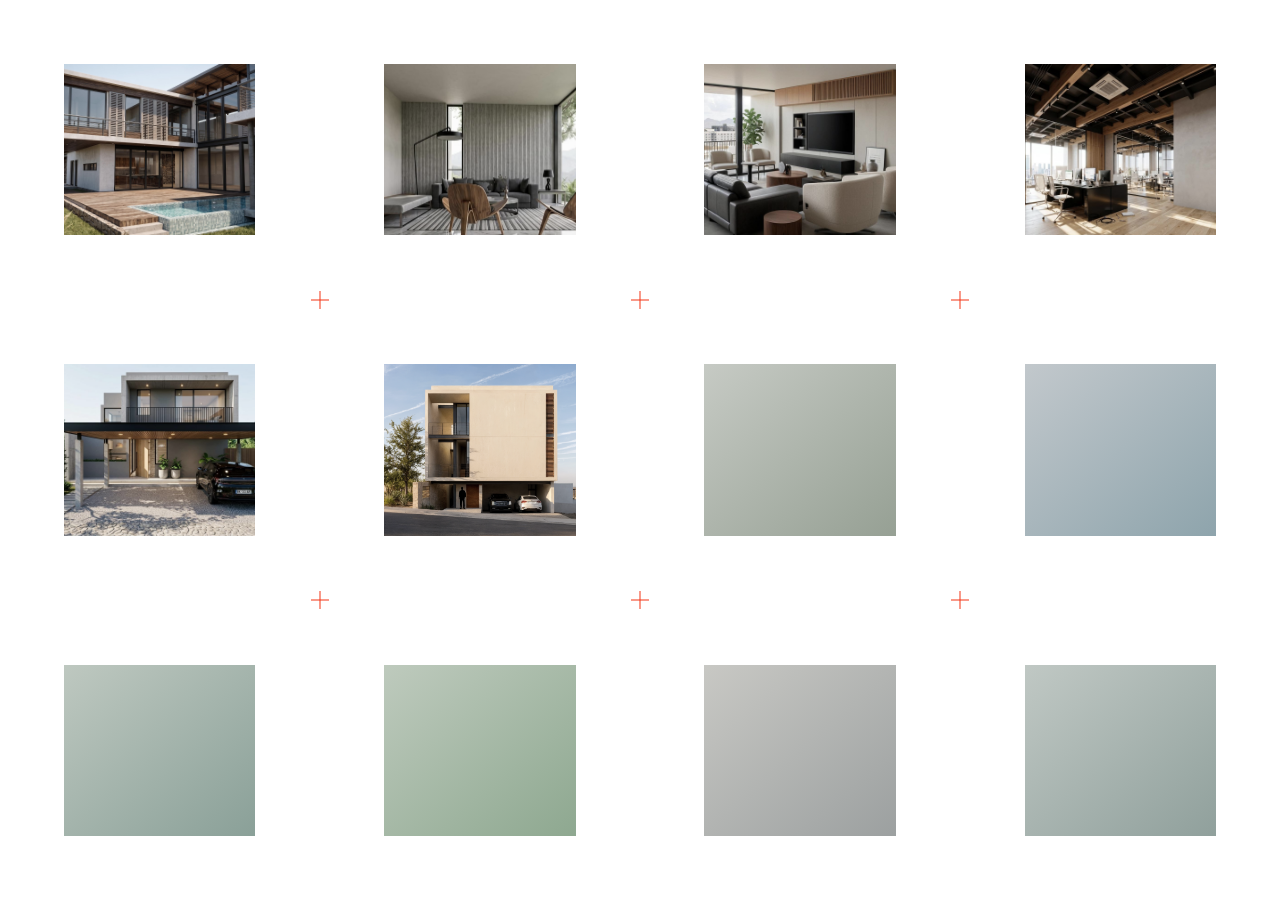
<file: index.html>
<!DOCTYPE html>
<html lang="es">
<head>
  <meta charset="UTF-8">
  <meta name="viewport" content="width=device-width, initial-scale=1.0">
  <title>Estudio Landa — Arquitectura e Interiorismo</title>
  <meta name="description" content="Estudio de arquitectura e interiorismo con enfoque en el diseño contemporáneo, la conexión con la naturaleza y la calidad de los espacios.">

  <link rel="preconnect" href="https://fonts.googleapis.com">
  <link rel="preconnect" href="https://fonts.gstatic.com" crossorigin>
  <link href="https://fonts.googleapis.com/css2?family=Hanken+Grotesk:ital,wght@0,200;0,300;0,400;0,500;0,600;0,700;0,800;1,200;1,300&display=swap" rel="stylesheet">

  <link rel="stylesheet" href="css/variables.css">
  <link rel="stylesheet" href="css/landing.css">
</head>
<body>

  <!-- ── Intro: miniaturas flotando ──────────────────────────────────────── -->
  <div class="intro" id="intro" aria-hidden="true"></div>

  <!-- ── Landing: pantalla principal ────────────────────────────────────── -->
  <main class="landing" id="landing">

    <!-- Navegación superior -->
    <nav class="l-nav">

      <!-- Logo + tagline "landa es / frase" -->
      <div class="l-nav__brand">
        <a href="#" class="l-nav__logo" aria-label="Estudio Landa — Inicio">
          <svg viewBox="0 0 554.93 656.02" xmlns="http://www.w3.org/2000/svg" aria-hidden="true">
            <path d="m66.6,595.78v-126.93h93.81v6.18h-87.25v51.49h77.32v5.99h-77.32v57.1h88.18v6.18h-94.73Z"/>
            <polygon points="499.99 595.78 443.81 468.85 436.9 468.85 381.33 589.61 301.36 589.61 301.36 468.85 294.61 468.85 294.61 595.78 378.48 595.78 381.48 595.78 386.34 595.78 404.89 554.97 440.44 478.21 472.76 551 440.44 551 440.44 558.94 476.29 558.94 492.69 595.78 499.99 595.78"/>
            <path d="m254.1,537.54c-.39-2.25-.93-3.83-1.78-6.31-1.11-3.24-2.18-5.62-2.48-6.27-.8-1.77-2.86-6.06-6.66-11.43-4.28-6.04-7.18-8.39-8.74-9.53-.78-.57-2.58-1.33-3.39-1.73-.36-.04-.73-.07-1.12-.05-1.93.08-3.39.92-3.87,1.2-1.03.61-1.89,1.4-3.46,3.58-.76,1.05-2.09,2.99-4.16,6.92-.61,1.16-1.66,3.2-2.86,5.85-.28.62-1.17,2.59-2.22,5.26-1.8,4.53-2.9,8.1-3.29,9.37-.56,1.84-.96,3.4-1.76,6.52-.41,1.6-.74,2.94-.94,4.77-.15,1.35-.25,2.36-.06,3.7.05.35.3,2.02,1.34,3.98.23.44,1.24,2.28,3.34,4.1,1.43,1.24,2.84,1.9,5.64,3.22.97.46,3.09,1.42,5.92,2.36.39.13.74.24,1.07.35.9.03,6.15.57,6.36.56,2.59-.17,4.48-.86,6.02-1.43,3.36-1.25,5.65-2.86,7.22-3.99,1-.72,2.66-1.91,4.51-3.83,1.21-1.25,2.47-2.55,3.63-4.65,1.53-2.76,1.95-5.17,2.03-5.66.43-2.66.08-4.7-.29-6.84Z"/>
            <path d="m238.96,395.12c.62-9.33,1.33-16.88,1.81-21.59.34-3.32,1.06-10.2,2.23-18.96.91-6.83,1.7-11.95,2.47-16.88,1.21-7.77,1.82-11.66,2.83-17.12,1.16-6.26,2.56-13.71,5.12-23.24,1.04-3.85,2-7.06,2.71-9.36l1.8-6.73,1.45-4.1,1.87-6.3,1.51-4.95,1.8-5.81,3.31-10.15,3.75-12.37,3.44-12.43,2.32-9.26,3.12-15.76.8-5.69,1.04-7.88.8-14.38.16-15.6-.24-18.84-.48-17.22-.71-20.55-.89-12.02-1.2-16.57-1.2-13.89-1.39-15.12c-2.22-.27-4.47-.43-6.82-.33-11.75.48-20.69,5.62-23.61,7.34-6.27,3.7-11.5,8.51-21.09,21.82-4.63,6.42-12.73,18.24-25.36,42.22-3.72,7.06-10.12,19.51-17.44,35.66-1.71,3.76-7.11,15.78-13.57,32.08-10.95,27.65-17.71,49.39-20.07,57.13-3.41,11.21-5.86,20.73-10.75,39.77-2.51,9.75-4.52,17.95-5.72,29.07-.89,8.24-1.52,14.38-.36,22.55.3,2.13,1.85,12.34,8.14,24.27,1.43,2.71,7.54,13.92,20.34,24.99,8.73,7.55,17.29,11.59,34.42,19.67,5.91,2.79,18.86,8.68,36.13,14.36,2.38.78,4.51,1.48,6.54,2.13.24-7.16.58-13.88.98-19.97Z"/>
            <path d="m417.81,257.44c-2.37-13.72-5.68-23.36-10.86-38.47-6.77-19.75-13.32-34.28-15.13-38.24-4.91-10.77-17.43-36.94-40.62-69.72-26.08-36.86-43.8-51.2-53.32-58.12-4.77-3.46-9.56-6.53-14.53-8.94l1.56,8.64c2.94,16.23,5.17,30.11,6.81,40.85,3.79,24.91,5.21,38.61,5.6,42.5.78,7.73,1.61,17.29,2.05,28.01.11,2.79.36,9.69.3,18.23-.03,4.23-.12,6.95-.18,8.44-.24,5.99-.63,10.4-.72,11.38-.22,2.44-.61,6.15-1.27,10.64-.5,3.43-.96,5.9-1.87,10.83-.56,3.04-1.35,7.27-2.47,12.54-.93,4.37-1.48,6.57-2.65,11.56-1.16,4.95-.79,3.51-4.52,20-3.25,14.38-3.56,15.58-4.34,19.63-1.1,5.69-1.88,10.53-2.41,14.01-.54,3.53-1.18,8.18-1.87,14.25-1.14,10.14-1.41,15.73-2.05,23.73-.62,7.78-1.56,15.85-3.43,31.99-1.3,11.2-1.84,14.97-3.43,28.56-.16,1.38-.56,4.8-1.14,9.42-.47,3.76-.9,6.99-1.24,9.48,5.52.17,9.38-.05,10.68-.13,15.82-1.06,27.3-5.24,36.71-8.74,20.51-7.64,34.47-17.46,44.06-24.32,6.12-4.37,16.2-11.64,27.53-23.37,7.36-7.61,15.05-15.58,22.15-28.34,9.36-16.82,11.89-31.56,12.37-34.53,2.63-16.21.48-28.67-1.78-41.74Z"/>
          </svg>
        </a>

        <!-- Tagline: landa es + frase animada -->
        <div class="l-nav__tagline">
          <span class="l-nav__tl-name">landa <em>es</em></span>
          <div class="l-nav__tl-phrases">
            <span class="l-phrase">espacios que inspiran</span>
            <span class="l-phrase">luz y materialidad</span>
            <span class="l-phrase">narrativa espacial</span>
            <span class="l-phrase">atmósferas sensoriales</span>
            <span class="l-phrase">diseño atemporal</span>
            <span class="l-phrase">conexión con el entorno</span>
            <span class="l-phrase">detalle y esencia</span>
            <span class="l-phrase">sensibilidad espacial</span>
          </div>
        </div>
      </div><!-- /.l-nav__brand -->

      <div class="l-nav__links">
        <a href="portafolio.html" class="l-nav__link">Portafolio</a>
        <a href="nosotros.html"   class="l-nav__link">Nosotros</a>
        <a href="inspiracion.html" class="l-nav__link">Inspiración</a>
        <a href="contacto.html"   class="l-nav__link">Contacto</a>
      </div>
    </nav>

    <!-- Imagen destacada del proyecto (60 % centrada) -->
    <div class="l-featured">
      <div class="l-featured__frame" id="l-featured-frame">
        <!-- Contenido generado por JS -->
      </div>
      <div class="l-featured__indicator" id="l-featured-indicator"></div>
      <p class="l-featured__label" id="l-featured-label"></p>
    </div>

    <!-- Tira de miniaturas B&N -->
    <div class="l-thumbs" id="l-thumbs" role="list"></div>

  </main><!-- /.landing -->

  <script src="js/landing.js"></script>

</body>
</html>
</file>
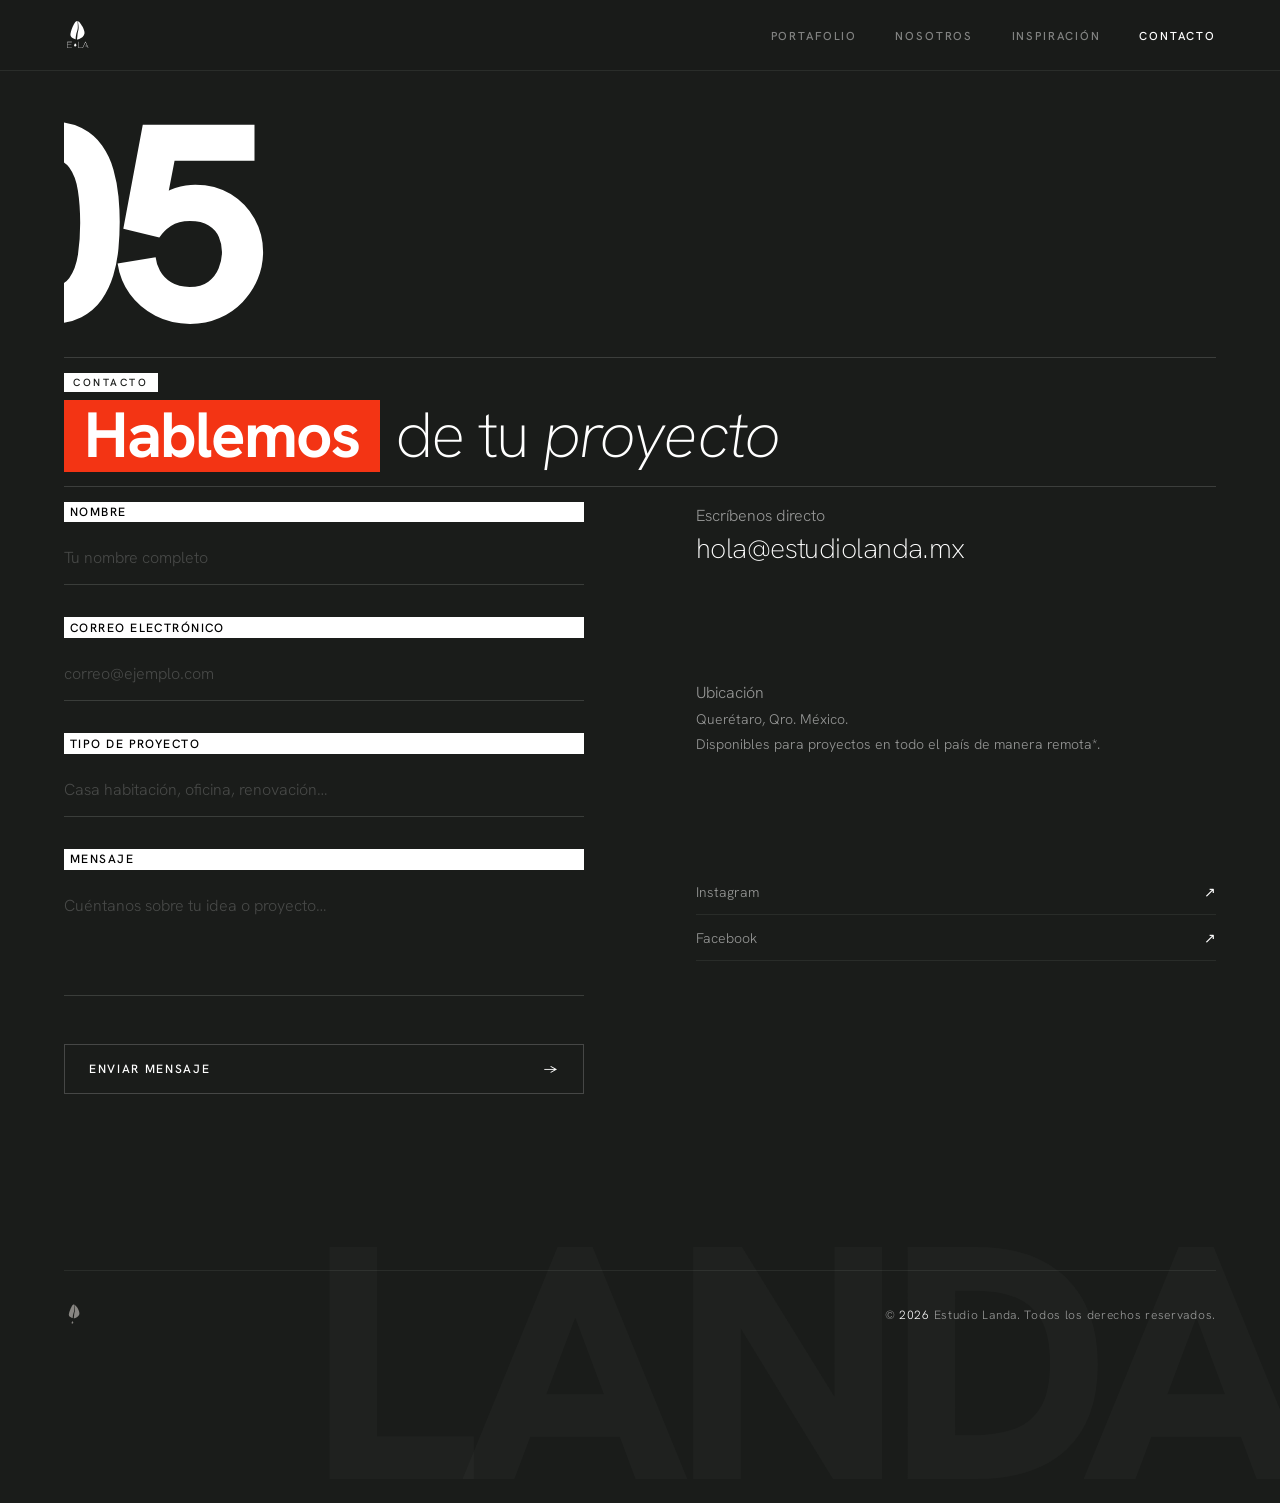
<file: contacto.html>
<!DOCTYPE html>
<html lang="es">
<head>
  <meta charset="UTF-8">
  <meta name="viewport" content="width=device-width, initial-scale=1.0">
  <title>Contacto — Estudio Landa</title>
  <meta name="description" content="Hablemos de tu proyecto. Escríbenos a hola@estudiolanda.mx o usa el formulario de contacto.">

  <link rel="preconnect" href="https://fonts.googleapis.com">
  <link rel="preconnect" href="https://fonts.gstatic.com" crossorigin>
  <link href="https://fonts.googleapis.com/css2?family=Hanken+Grotesk:ital,wght@0,200;0,300;0,400;0,500;0,600;0,700;0,800;1,200;1,300&display=swap" rel="stylesheet">

  <link rel="stylesheet" href="css/variables.css">
  <link rel="stylesheet" href="css/pages.css">
  <link rel="stylesheet" href="css/contacto.css">

  <style>
    /* La página de contacto tiene fondo oscuro — ajustar nav */
    .p-nav {
      background: rgba(26,28,26,0.94);
      border-bottom-color: rgba(242,245,242,0.08);
    }
    .p-nav__logo svg { fill: var(--color-white); }
    .p-nav__link { color: var(--color-white); }

    body { background: var(--color-dark); }

    /* Todos los textos en blanco */
    .contacto, .contacto * { color: #fff; }
    .contacto__address,
    .social-link,
    .contacto__email-label,
    .contacto__copyright { color: rgba(255,255,255,0.55); }

    /* Etiquetas del formulario: recuadro blanco, texto negro */
    .form-label {
      display: inline-block;
      color: #000 !important;
      background: #fff;
      padding: 0.18em 0.5em;
      margin-bottom: 0.2rem;
    }
    .form-input::placeholder,
    .form-textarea::placeholder { color: rgba(255,255,255,0.2); }

    /* "HABLEMOS" — recuadro rojo, letras blancas */
    .title-red-box {
      display: inline-block;
      background: var(--color-red);
      color: #fff;
      padding: 0.04em 0.32em 0.08em;
      font-weight: var(--w-bold);
      font-style: normal;
    }
  </style>
</head>
<body>

  <!-- ── Navegación ─────────────────────────────────────────────────────── -->
  <nav class="p-nav">
    <a href="index.html" class="p-nav__logo" aria-label="Estudio Landa — Inicio">
      <svg viewBox="0 0 554.93 656.02" xmlns="http://www.w3.org/2000/svg" aria-hidden="true">
        <path d="m66.6,595.78v-126.93h93.81v6.18h-87.25v51.49h77.32v5.99h-77.32v57.1h88.18v6.18h-94.73Z"/>
        <polygon points="499.99 595.78 443.81 468.85 436.9 468.85 381.33 589.61 301.36 589.61 301.36 468.85 294.61 468.85 294.61 595.78 378.48 595.78 381.48 595.78 386.34 595.78 404.89 554.97 440.44 478.21 472.76 551 440.44 551 440.44 558.94 476.29 558.94 492.69 595.78 499.99 595.78"/>
        <path d="m254.1,537.54c-.39-2.25-.93-3.83-1.78-6.31-1.11-3.24-2.18-5.62-2.48-6.27-.8-1.77-2.86-6.06-6.66-11.43-4.28-6.04-7.18-8.39-8.74-9.53-.78-.57-2.58-1.33-3.39-1.73-.36-.04-.73-.07-1.12-.05-1.93.08-3.39.92-3.87,1.2-1.03.61-1.89,1.4-3.46,3.58-.76,1.05-2.09,2.99-4.16,6.92-.61,1.16-1.66,3.2-2.86,5.85-.28.62-1.17,2.59-2.22,5.26-1.8,4.53-2.9,8.1-3.29,9.37-.56,1.84-.96,3.4-1.76,6.52-.41,1.6-.74,2.94-.94,4.77-.15,1.35-.25,2.36-.06,3.7.05.35.3,2.02,1.34,3.98.23.44,1.24,2.28,3.34,4.1,1.43,1.24,2.84,1.9,5.64,3.22.97.46,3.09,1.42,5.92,2.36.39.13.74.24,1.07.35.9.03,6.15.57,6.36.56,2.59-.17,4.48-.86,6.02-1.43,3.36-1.25,5.65-2.86,7.22-3.99,1-.72,2.66-1.91,4.51-3.83,1.21-1.25,2.47-2.55,3.63-4.65,1.53-2.76,1.95-5.17,2.03-5.66.43-2.66.08-4.7-.29-6.84Z"/>
        <path d="m238.96,395.12c.62-9.33,1.33-16.88,1.81-21.59.34-3.32,1.06-10.2,2.23-18.96.91-6.83,1.7-11.95,2.47-16.88,1.21-7.77,1.82-11.66,2.83-17.12,1.16-6.26,2.56-13.71,5.12-23.24,1.04-3.85,2-7.06,2.71-9.36l1.8-6.73,1.45-4.1,1.87-6.3,1.51-4.95,1.8-5.81,3.31-10.15,3.75-12.37,3.44-12.43,2.32-9.26,3.12-15.76.8-5.69,1.04-7.88.8-14.38.16-15.6-.24-18.84-.48-17.22-.71-20.55-.89-12.02-1.2-16.57-1.2-13.89-1.39-15.12c-2.22-.27-4.47-.43-6.82-.33-11.75.48-20.69,5.62-23.61,7.34-6.27,3.7-11.5,8.51-21.09,21.82-4.63,6.42-12.73,18.24-25.36,42.22-3.72,7.06-10.12,19.51-17.44,35.66-1.71,3.76-7.11,15.78-13.57,32.08-10.95,27.65-17.71,49.39-20.07,57.13-3.41,11.21-5.86,20.73-10.75,39.77-2.51,9.75-4.52,17.95-5.72,29.07-.89,8.24-1.52,14.38-.36,22.55.3,2.13,1.85,12.34,8.14,24.27,1.43,2.71,7.54,13.92,20.34,24.99,8.73,7.55,17.29,11.59,34.42,19.67,5.91,2.79,18.86,8.68,36.13,14.36,2.38.78,4.51,1.48,6.54,2.13.24-7.16.58-13.88.98-19.97Z"/>
        <path d="m417.81,257.44c-2.37-13.72-5.68-23.36-10.86-38.47-6.77-19.75-13.32-34.28-15.13-38.24-4.91-10.77-17.43-36.94-40.62-69.72-26.08-36.86-43.8-51.2-53.32-58.12-4.77-3.46-9.56-6.53-14.53-8.94l1.56,8.64c2.94,16.23,5.17,30.11,6.81,40.85,3.79,24.91,5.21,38.61,5.6,42.5.78,7.73,1.61,17.29,2.05,28.01.11,2.79.36,9.69.3,18.23-.03,4.23-.12,6.95-.18,8.44-.24,5.99-.63,10.4-.72,11.38-.22,2.44-.61,6.15-1.27,10.64-.5,3.43-.96,5.9-1.87,10.83-.56,3.04-1.35,7.27-2.47,12.54-.93,4.37-1.48,6.57-2.65,11.56-1.16,4.95-.79,3.51-4.52,20-3.25,14.38-3.56,15.58-4.34,19.63-1.1,5.69-1.88,10.53-2.41,14.01-.54,3.53-1.18,8.18-1.87,14.25-1.14,10.14-1.41,15.73-2.05,23.73-.62,7.78-1.56,15.85-3.43,31.99-1.3,11.2-1.84,14.97-3.43,28.56-.16,1.38-.56,4.8-1.14,9.42-.47,3.76-.9,6.99-1.24,9.48,5.52.17,9.38-.05,10.68-.13,15.82-1.06,27.3-5.24,36.71-8.74,20.51-7.64,34.47-17.46,44.06-24.32,6.12-4.37,16.2-11.64,27.53-23.37,7.36-7.61,15.05-15.58,22.15-28.34,9.36-16.82,11.89-31.56,12.37-34.53,2.63-16.21.48-28.67-1.78-41.74Z"/>
      </svg>
    </a>
    <div class="p-nav__links">
      <a href="portafolio.html"  class="p-nav__link">Portafolio</a>
      <a href="nosotros.html"    class="p-nav__link">Nosotros</a>
      <a href="inspiracion.html" class="p-nav__link">Inspiración</a>
      <a href="contacto.html"    class="p-nav__link p-nav__link--active">Contacto</a>
    </div>
  </nav>

  <!-- ── Contenido principal ────────────────────────────────────────────── -->
  <main>
    <section class="contacto">

      <div class="page-header page-header--dark">
        <span class="page-header__num" aria-hidden="true">05</span>
        <hr class="page-header__rule">
        <div class="page-header__body">
          <span class="page-header__tag">Contacto</span>
          <h1 class="page-header__title"><span class="title-red-box">Hablemos</span> de tu <em>proyecto</em></h1>
        </div>
        <hr class="page-header__rule">
      </div>

      <div class="contacto__grid">

        <!-- Formulario -->
        <form class="contacto__form" id="contact-form"
              action="https://api.web3forms.com/submit"
              method="POST">

          <input type="hidden" name="access_key" value="3a1a8129-66ba-4bd7-8c58-b31536170e00">
          <input type="hidden" name="subject" value="Nuevo contacto — Estudio Landa">
          <input type="hidden" name="from_name" value="Estudio Landa Web">
          <input type="checkbox" name="botcheck" style="display:none">

          <div class="form-group">
            <label class="form-label" for="nombre">Nombre</label>
            <input class="form-input" id="nombre" name="nombre" type="text" placeholder="Tu nombre completo" required>
          </div>

          <div class="form-group">
            <label class="form-label" for="email">Correo electrónico</label>
            <input class="form-input" id="email" name="email" type="email" placeholder="correo@ejemplo.com" required>
          </div>

          <div class="form-group">
            <label class="form-label" for="proyecto">Tipo de proyecto</label>
            <input class="form-input" id="proyecto" name="proyecto" type="text" placeholder="Casa habitación, oficina, renovación…">
          </div>

          <div class="form-group">
            <label class="form-label" for="mensaje">Mensaje</label>
            <textarea class="form-textarea" id="mensaje" name="mensaje" placeholder="Cuéntanos sobre tu idea o proyecto…" rows="4"></textarea>
          </div>

          <button class="form-submit" type="submit" id="submit-btn">
            Enviar mensaje
            <span>→</span>
          </button>

          <p id="form-status" style="display:none; margin-top:1rem; font-size:0.85rem; letter-spacing:0.06em; color:var(--color-sage-lt);"></p>

        </form>

        <!-- Información de contacto -->
        <div class="contacto__info">

          <div>
            <p class="contacto__email-label">Escríbenos directo</p>
            <a class="contacto__email-link" href="mailto:hola@estudiolanda.mx">
              hola@estudiolanda.mx
            </a>
          </div>

          <div>
            <p class="contacto__email-label">Ubicación</p>
            <p class="contacto__address">
              Querétaro, Qro. México.<br>
              Disponibles para proyectos en todo el país de manera remota*.
            </p>
          </div>

          <div class="contacto__social">
            <a class="social-link" href="https://www.instagram.com/estudiolanda/" target="_blank" rel="noopener">
              Instagram <span>↗</span>
            </a>
            <a class="social-link" href="https://www.facebook.com/estudiolanda?locale=es_LA" target="_blank" rel="noopener">
              Facebook <span>↗</span>
            </a>
          </div>

        </div>

      </div>

      <!-- Footer -->
      <footer class="contacto__footer">
        <div class="contacto__footer-logo">
          <a href="index.html" aria-label="Inicio">
            <svg viewBox="0 0 554.93 656.02" xmlns="http://www.w3.org/2000/svg" aria-hidden="true">
              <path fill="rgba(245,240,234,0.5)" d="m254.1,537.54c-.39-2.25-.93-3.83-1.78-6.31-1.11-3.24-2.18-5.62-2.48-6.27-.8-1.77-2.86-6.06-6.66-11.43-4.28-6.04-7.18-8.39-8.74-9.53-.78-.57-2.58-1.33-3.39-1.73-.36-.04-.73-.07-1.12-.05-1.93.08-3.39.92-3.87,1.2-1.03.61-1.89,1.4-3.46,3.58-.76,1.05-2.09,2.99-4.16,6.92-.61,1.16-1.66,3.2-2.86,5.85-.28.62-1.17,2.59-2.22,5.26-1.8,4.53-2.9,8.1-3.29,9.37-.56,1.84-.96,3.4-1.76,6.52-.41,1.6-.74,2.94-.94,4.77-.15,1.35-.25,2.36-.06,3.7.05.35.3,2.02,1.34,3.98.23.44,1.24,2.28,3.34,4.1,1.43,1.24,2.84,1.9,5.64,3.22.97.46,3.09,1.42,5.92,2.36.39.13.74.24,1.07.35.9.03,6.15.57,6.36.56,2.59-.17,4.48-.86,6.02-1.43,3.36-1.25,5.65-2.86,7.22-3.99,1-.72,2.66-1.91,4.51-3.83,1.21-1.25,2.47-2.55,3.63-4.65,1.53-2.76,1.95-5.17,2.03-5.66.43-2.66.08-4.7-.29-6.84Z"/>
              <g>
                <path fill="rgba(245,240,234,0.5)" d="m238.96,395.12c.62-9.33,1.33-16.88,1.81-21.59.34-3.32,1.06-10.2,2.23-18.96.91-6.83,1.7-11.95,2.47-16.88,1.21-7.77,1.82-11.66,2.83-17.12,1.16-6.26,2.56-13.71,5.12-23.24,1.04-3.85,2-7.06,2.71-9.36l1.8-6.73,1.45-4.1,1.87-6.3,1.51-4.95,1.8-5.81,3.31-10.15,3.75-12.37,3.44-12.43,2.32-9.26,3.12-15.76.8-5.69,1.04-7.88.8-14.38.16-15.6-.24-18.84-.48-17.22-.71-20.55-.89-12.02-1.2-16.57-1.2-13.89-1.39-15.12c-2.22-.27-4.47-.43-6.82-.33-11.75.48-20.69,5.62-23.61,7.34-6.27,3.7-11.5,8.51-21.09,21.82-4.63,6.42-12.73,18.24-25.36,42.22-3.72,7.06-10.12,19.51-17.44,35.66-1.71,3.76-7.11,15.78-13.57,32.08-10.95,27.65-17.71,49.39-20.07,57.13-3.41,11.21-5.86,20.73-10.75,39.77-2.51,9.75-4.52,17.95-5.72,29.07-.89,8.24-1.52,14.38-.36,22.55.3,2.13,1.85,12.34,8.14,24.27,1.43,2.71,7.54,13.92,20.34,24.99,8.73,7.55,17.29,11.59,34.42,19.67,5.91,2.79,18.86,8.68,36.13,14.36,2.38.78,4.51,1.48,6.54,2.13.24-7.16.58-13.88.98-19.97Z"/>
                <path fill="rgba(245,240,234,0.5)" d="m417.81,257.44c-2.37-13.72-5.68-23.36-10.86-38.47-6.77-19.75-13.32-34.28-15.13-38.24-4.91-10.77-17.43-36.94-40.62-69.72-26.08-36.86-43.8-51.2-53.32-58.12-4.77-3.46-9.56-6.53-14.53-8.94l1.56,8.64c2.94,16.23,5.17,30.11,6.81,40.85,3.79,24.91,5.21,38.61,5.6,42.5.78,7.73,1.61,17.29,2.05,28.01.11,2.79.36,9.69.3,18.23-.03,4.23-.12,6.95-.18,8.44-.24,5.99-.63,10.4-.72,11.38-.22,2.44-.61,6.15-1.27,10.64-.5,3.43-.96,5.9-1.87,10.83-.56,3.04-1.35,7.27-2.47,12.54-.93,4.37-1.48,6.57-2.65,11.56-1.16,4.95-.79,3.51-4.52,20-3.25,14.38-3.56,15.58-4.34,19.63-1.1,5.69-1.88,10.53-2.41,14.01-.54,3.53-1.18,8.18-1.87,14.25-1.14,10.14-1.41,15.73-2.05,23.73-.62,7.78-1.56,15.85-3.43,31.99-1.3,11.2-1.84,14.97-3.43,28.56-.16,1.38-.56,4.8-1.14,9.42-.47,3.76-.9,6.99-1.24,9.48,5.52.17,9.38-.05,10.68-.13,15.82-1.06,27.3-5.24,36.71-8.74,20.51-7.64,34.47-17.46,44.06-24.32,6.12-4.37,16.2-11.64,27.53-23.37,7.36-7.61,15.05-15.58,22.15-28.34,9.36-16.82,11.89-31.56,12.37-34.53,2.63-16.21.48-28.67-1.78-41.74Z"/>
              </g>
            </svg>
          </a>
        </div>
        <p class="contacto__copyright">
          © <span data-year></span> Estudio Landa. Todos los derechos reservados.
        </p>
      </footer>

    </section>
  </main>

  <script>
    /* Año en footer */
    document.querySelectorAll('[data-year]').forEach(el => {
      el.textContent = new Date().getFullYear();
    });

    /* ── WhatsApp via CallMeBot ─────────────────────────────────────────────
       Para activar:
       1. Cada número debe enviar "I allow callmebot to send me messages"
          al +34 644 59 83 66 por WhatsApp y recibirá su apikey.
       2. Reemplaza los valores de PHONE y APIKEY con los datos reales.
    ──────────────────────────────────────────────────────────────────────── */
    const WA_RECIPIENTS = [
      { phone: 'TELEFONO_1', apikey: 'APIKEY_1' },   // ← reemplazar
      { phone: 'TELEFONO_2', apikey: 'APIKEY_2' }    // ← reemplazar
    ];

    function sendWhatsApp(nombre, proyecto) {
      const texto = encodeURIComponent(
        `Nuevo contacto — Estudio Landa\nNombre: ${nombre}\nProyecto: ${proyecto || 'No especificado'}`
      );
      WA_RECIPIENTS.forEach(({ phone, apikey }) => {
        if (phone.startsWith('TELEFONO')) return; // saltear placeholders
        fetch(`https://api.callmebot.com/whatsapp.php?phone=${phone}&text=${texto}&apikey=${apikey}`)
          .catch(() => {}); // silenciar errores (no bloquear el flujo del form)
      });
    }

    /* Envío de formulario */
    const form = document.getElementById('contact-form');
    const statusEl = document.getElementById('form-status');

    if (form) {
      form.addEventListener('submit', async (e) => {
        e.preventDefault();
        const btn = document.getElementById('submit-btn');
        btn.disabled = true;
        btn.innerHTML = 'Enviando <span>→</span>';

        const nombre   = form.querySelector('#nombre')?.value   || '';
        const proyecto = form.querySelector('#proyecto')?.value || '';

        try {
          const res = await fetch(form.action, {
            method: 'POST',
            body: new FormData(form),
            headers: { 'Accept': 'application/json' }
          });
          if (res.ok) {
            sendWhatsApp(nombre, proyecto);
            statusEl.style.display = 'block';
            statusEl.textContent = 'Mensaje enviado con éxito. Nos pondremos en contacto pronto.';
            form.reset();
            btn.innerHTML = 'Enviado ✓ <span></span>';
            setTimeout(() => {
              btn.innerHTML = 'Enviar mensaje <span>→</span>';
              btn.disabled = false;
              statusEl.style.display = 'none';
            }, 4000);
          } else {
            throw new Error();
          }
        } catch {
          btn.innerHTML = 'Inténtalo de nuevo <span>→</span>';
          btn.disabled = false;
          statusEl.style.display = 'block';
          statusEl.style.color = 'rgba(243,52,20,0.8)';
          statusEl.textContent = 'Hubo un error. Por favor escríbenos a hola@estudiolanda.mx';
          setTimeout(() => { statusEl.style.display = 'none'; }, 5000);
        }
      });
    }
  </script>

</body>
</html>
</file>
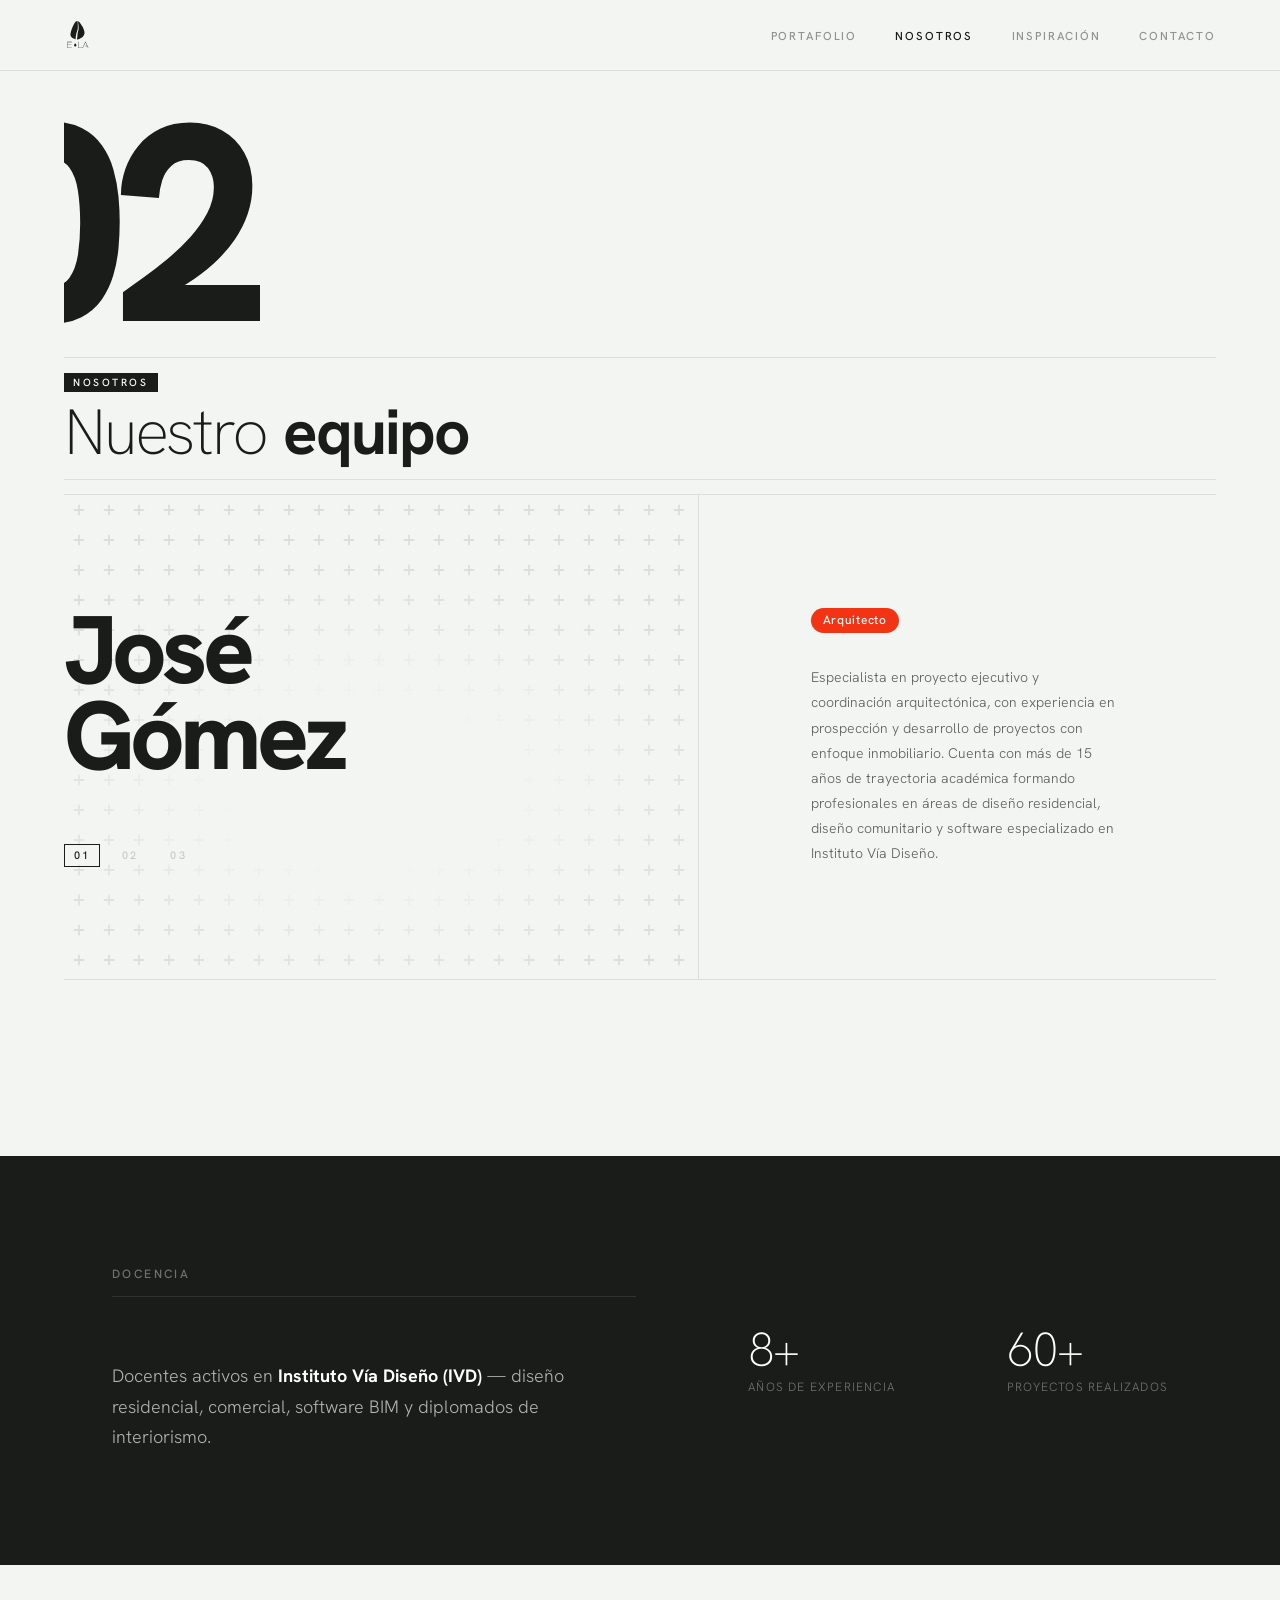
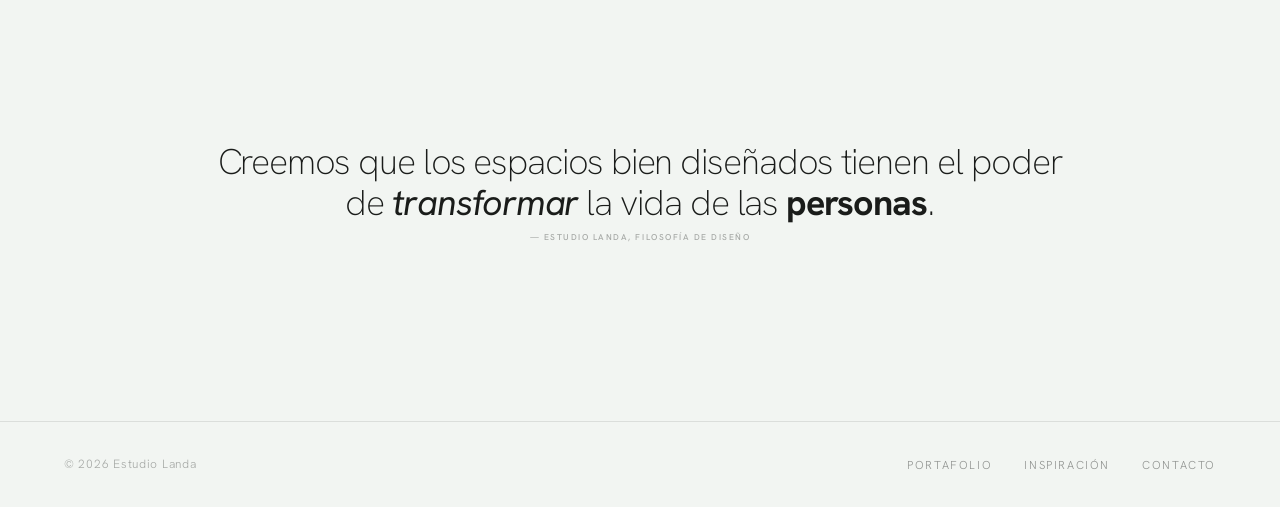
<file: nosotros.html>
<!DOCTYPE html>
<html lang="es">
<head>
  <meta charset="UTF-8">
  <meta name="viewport" content="width=device-width, initial-scale=1.0">
  <title>Nosotros — Estudio Landa</title>
  <meta name="description" content="Conoce al equipo de Estudio Landa: arquitectos e interioristas comprometidos con el diseño contemporáneo y la calidad espacial.">

  <link rel="preconnect" href="https://fonts.googleapis.com">
  <link rel="preconnect" href="https://fonts.gstatic.com" crossorigin>
  <link href="https://fonts.googleapis.com/css2?family=Hanken+Grotesk:ital,wght@0,200;0,300;0,400;0,500;0,600;0,700;0,800;1,200;1,300&display=swap" rel="stylesheet">

  <link rel="stylesheet" href="css/variables.css">
  <link rel="stylesheet" href="css/pages.css">
  <link rel="stylesheet" href="css/nosotros.css">
</head>
<body>

  <!-- ── Navegación ─────────────────────────────────────────────────────── -->
  <nav class="p-nav">
    <a href="index.html" class="p-nav__logo" aria-label="Estudio Landa — Inicio">
      <svg viewBox="0 0 554.93 656.02" xmlns="http://www.w3.org/2000/svg" aria-hidden="true">
        <path d="m66.6,595.78v-126.93h93.81v6.18h-87.25v51.49h77.32v5.99h-77.32v57.1h88.18v6.18h-94.73Z"/>
        <polygon points="499.99 595.78 443.81 468.85 436.9 468.85 381.33 589.61 301.36 589.61 301.36 468.85 294.61 468.85 294.61 595.78 378.48 595.78 381.48 595.78 386.34 595.78 404.89 554.97 440.44 478.21 472.76 551 440.44 551 440.44 558.94 476.29 558.94 492.69 595.78 499.99 595.78"/>
        <path d="m254.1,537.54c-.39-2.25-.93-3.83-1.78-6.31-1.11-3.24-2.18-5.62-2.48-6.27-.8-1.77-2.86-6.06-6.66-11.43-4.28-6.04-7.18-8.39-8.74-9.53-.78-.57-2.58-1.33-3.39-1.73-.36-.04-.73-.07-1.12-.05-1.93.08-3.39.92-3.87,1.2-1.03.61-1.89,1.4-3.46,3.58-.76,1.05-2.09,2.99-4.16,6.92-.61,1.16-1.66,3.2-2.86,5.85-.28.62-1.17,2.59-2.22,5.26-1.8,4.53-2.9,8.1-3.29,9.37-.56,1.84-.96,3.4-1.76,6.52-.41,1.6-.74,2.94-.94,4.77-.15,1.35-.25,2.36-.06,3.7.05.35.3,2.02,1.34,3.98.23.44,1.24,2.28,3.34,4.1,1.43,1.24,2.84,1.9,5.64,3.22.97.46,3.09,1.42,5.92,2.36.39.13.74.24,1.07.35.9.03,6.15.57,6.36.56,2.59-.17,4.48-.86,6.02-1.43,3.36-1.25,5.65-2.86,7.22-3.99,1-.72,2.66-1.91,4.51-3.83,1.21-1.25,2.47-2.55,3.63-4.65,1.53-2.76,1.95-5.17,2.03-5.66.43-2.66.08-4.7-.29-6.84Z"/>
        <path d="m238.96,395.12c.62-9.33,1.33-16.88,1.81-21.59.34-3.32,1.06-10.2,2.23-18.96.91-6.83,1.7-11.95,2.47-16.88,1.21-7.77,1.82-11.66,2.83-17.12,1.16-6.26,2.56-13.71,5.12-23.24,1.04-3.85,2-7.06,2.71-9.36l1.8-6.73,1.45-4.1,1.87-6.3,1.51-4.95,1.8-5.81,3.31-10.15,3.75-12.37,3.44-12.43,2.32-9.26,3.12-15.76.8-5.69,1.04-7.88.8-14.38.16-15.6-.24-18.84-.48-17.22-.71-20.55-.89-12.02-1.2-16.57-1.2-13.89-1.39-15.12c-2.22-.27-4.47-.43-6.82-.33-11.75.48-20.69,5.62-23.61,7.34-6.27,3.7-11.5,8.51-21.09,21.82-4.63,6.42-12.73,18.24-25.36,42.22-3.72,7.06-10.12,19.51-17.44,35.66-1.71,3.76-7.11,15.78-13.57,32.08-10.95,27.65-17.71,49.39-20.07,57.13-3.41,11.21-5.86,20.73-10.75,39.77-2.51,9.75-4.52,17.95-5.72,29.07-.89,8.24-1.52,14.38-.36,22.55.3,2.13,1.85,12.34,8.14,24.27,1.43,2.71,7.54,13.92,20.34,24.99,8.73,7.55,17.29,11.59,34.42,19.67,5.91,2.79,18.86,8.68,36.13,14.36,2.38.78,4.51,1.48,6.54,2.13.24-7.16.58-13.88.98-19.97Z"/>
        <path d="m417.81,257.44c-2.37-13.72-5.68-23.36-10.86-38.47-6.77-19.75-13.32-34.28-15.13-38.24-4.91-10.77-17.43-36.94-40.62-69.72-26.08-36.86-43.8-51.2-53.32-58.12-4.77-3.46-9.56-6.53-14.53-8.94l1.56,8.64c2.94,16.23,5.17,30.11,6.81,40.85,3.79,24.91,5.21,38.61,5.6,42.5.78,7.73,1.61,17.29,2.05,28.01.11,2.79.36,9.69.3,18.23-.03,4.23-.12,6.95-.18,8.44-.24,5.99-.63,10.4-.72,11.38-.22,2.44-.61,6.15-1.27,10.64-.5,3.43-.96,5.9-1.87,10.83-.56,3.04-1.35,7.27-2.47,12.54-.93,4.37-1.48,6.57-2.65,11.56-1.16,4.95-.79,3.51-4.52,20-3.25,14.38-3.56,15.58-4.34,19.63-1.1,5.69-1.88,10.53-2.41,14.01-.54,3.53-1.18,8.18-1.87,14.25-1.14,10.14-1.41,15.73-2.05,23.73-.62,7.78-1.56,15.85-3.43,31.99-1.3,11.2-1.84,14.97-3.43,28.56-.16,1.38-.56,4.8-1.14,9.42-.47,3.76-.9,6.99-1.24,9.48,5.52.17,9.38-.05,10.68-.13,15.82-1.06,27.3-5.24,36.71-8.74,20.51-7.64,34.47-17.46,44.06-24.32,6.12-4.37,16.2-11.64,27.53-23.37,7.36-7.61,15.05-15.58,22.15-28.34,9.36-16.82,11.89-31.56,12.37-34.53,2.63-16.21.48-28.67-1.78-41.74Z"/>
      </svg>
    </a>
    <div class="p-nav__links">
      <a href="portafolio.html" class="p-nav__link">Portafolio</a>
      <a href="nosotros.html"   class="p-nav__link p-nav__link--active">Nosotros</a>
      <a href="inspiracion.html" class="p-nav__link">Inspiración</a>
      <a href="contacto.html"   class="p-nav__link">Contacto</a>
    </div>
  </nav>

  <!-- ── Contenido principal ────────────────────────────────────────────── -->
  <main>
    <section class="nosotros">

      <!-- Encabezado -->
      <div class="page-header">
        <span class="page-header__num" aria-hidden="true">02</span>
        <hr class="page-header__rule">
        <div class="page-header__body">
          <span class="page-header__tag">Nosotros</span>
          <h1 class="page-header__title">Nuestro <strong>equipo</strong></h1>
        </div>
        <hr class="page-header__rule">
      </div>

      <!-- Equipo — split screen tipográfico -->
      <div class="team-split" id="team-split">

        <!-- Izquierda: nombre grande + navegación -->
        <div class="team-split__left">
          <div class="team-split__name-wrap">
            <span class="team-split__name" id="team-name">
              <span class="team-split__name-first">José</span><br>
              <span class="team-split__name-last">Gómez</span>
            </span>
          </div>
          <div class="team-split__nav">
            <button class="team-split__btn team-split__btn--active" data-idx="0">01</button>
            <button class="team-split__btn" data-idx="1">02</button>
            <button class="team-split__btn" data-idx="2">03</button>
          </div>
        </div>

        <!-- Divisor vertical -->
        <div class="team-split__divider" aria-hidden="true"></div>

        <!-- Derecha: rol + bio -->
        <div class="team-split__right">
          <span class="team-split__role tag tag--red" id="team-role">Arquitecto</span>
          <p class="team-split__bio" id="team-bio">Especialista en proyecto ejecutivo y coordinación arquitectónica, con experiencia en prospección y desarrollo de proyectos con enfoque inmobiliario. Cuenta con más de 15 años de trayectoria académica formando profesionales en áreas de diseño residencial, diseño comunitario y software especializado en Instituto Vía Diseño.</p>
        </div>

      </div>

      <script>
        (function () {
          var members = [
            {
              first: 'José', last: 'Gómez',
              role: 'Arquitecto',
              bio:  'Especialista en proyecto ejecutivo y coordinación arquitectónica, con experiencia en prospección y desarrollo de proyectos con enfoque inmobiliario. Cuenta con más de 15 años de trayectoria académica formando profesionales en áreas de diseño residencial, diseño comunitario y software especializado en Instituto Vía Diseño.'
            },
            {
              first: 'María', last: 'Nieto',
              role: 'Arquitecta Interiorista',
              bio:  'Co-fundadora de LANDA y responsable del área de diseño interior, mobiliario y comunicación visual. Cuenta con una Maestría en Visual Merchandising & Retail, integrando una visión estratégica entre interiorismo, experiencia espacial e identidad de marca. Además, participa como docente en diplomados de interiorismo en Instituto Vía Diseño.'
            },
            {
              first: 'Ricardo', last: 'Lerma',
              role: 'Arquitecto',
              bio:  'Con más de cinco años de experiencia dentro de LANDA, lidera proyectos de alta escala y complejidad, coordinando equipos, procesos y desarrollo técnico para garantizar soluciones funcionales, estéticas y ejecutivamente sólidas.'
            }
          ];

          var nameFirst = document.querySelector('.team-split__name-first');
          var nameLast  = document.querySelector('.team-split__name-last');
          var roleEl    = document.getElementById('team-role');
          var bioEl     = document.getElementById('team-bio');
          var nameWrap  = document.querySelector('.team-split__name-wrap');
          var rightEl   = document.querySelector('.team-split__right');
          var btns      = document.querySelectorAll('.team-split__btn');
          var current   = 0;

          function switchTo(idx) {
            if (idx === current) return;
            current = idx;
            var m = members[idx];

            /* Fade out */
            nameWrap.classList.add('is-exiting');
            rightEl.classList.add('is-exiting');

            setTimeout(function () {
              nameFirst.textContent = m.first;
              nameLast.textContent  = m.last;
              roleEl.textContent    = m.role;
              bioEl.textContent     = m.bio;

              nameWrap.classList.remove('is-exiting');
              rightEl.classList.remove('is-exiting');
              nameWrap.classList.add('is-entering');
              rightEl.classList.add('is-entering');

              setTimeout(function () {
                nameWrap.classList.remove('is-entering');
                rightEl.classList.remove('is-entering');
              }, 400);
            }, 220);

            btns.forEach(function (b, i) {
              b.classList.toggle('team-split__btn--active', i === idx);
            });
          }

          btns.forEach(function (btn) {
            btn.addEventListener('click', function () {
              switchTo(parseInt(btn.dataset.idx, 10));
            });
          });
        })();
      </script>

      <!-- Docencia -->
      <div class="nosotros__docencia">
        <div class="nosotros__docencia-body">
          <h3 class="nosotros__block-title nosotros__block-title--light">Docencia</h3>
          <p>Docentes activos en <strong>Instituto Vía Diseño (IVD)</strong> — diseño residencial, comercial, software BIM y diplomados de interiorismo.</p>
        </div>
        <div class="nosotros__stats-row">
          <div>
            <div class="nosotros__stat-num">8+</div>
            <div class="nosotros__stat-label">Años de experiencia</div>
          </div>
          <div>
            <div class="nosotros__stat-num">60+</div>
            <div class="nosotros__stat-label">Proyectos realizados</div>
          </div>
        </div>
      </div>

      <!-- Cita filosófica central -->
      <div class="nosotros__quote">
        <p class="nosotros__quote-text">
          Creemos que los espacios bien diseñados tienen el poder de <em>transformar</em> la vida de las <strong>personas</strong>.
        </p>
        <span class="nosotros__quote-author">— Estudio Landa, filosofía de diseño</span>
      </div>

    </section>
  </main>

  <!-- ── Footer ────────────────────────────────────────────────────────── -->
  <footer style="padding: 2rem var(--gutter); border-top: 1px solid var(--color-border); display: flex; align-items: center; justify-content: space-between; gap: 1rem;">
    <p style="font-size:0.75rem; letter-spacing:0.06em; color: var(--color-mid); opacity:0.5;">
      © <span data-year></span> Estudio Landa
    </p>
    <nav style="display:flex; gap:2rem;">
      <a href="portafolio.html" style="font-size:0.72rem;letter-spacing:0.14em;text-transform:uppercase;opacity:0.45;transition:opacity .2s;" onmouseover="this.style.opacity=1" onmouseout="this.style.opacity=0.45">Portafolio</a>
      <a href="inspiracion.html" style="font-size:0.72rem;letter-spacing:0.14em;text-transform:uppercase;opacity:0.45;transition:opacity .2s;" onmouseover="this.style.opacity=1" onmouseout="this.style.opacity=0.45">Inspiración</a>
      <a href="contacto.html" style="font-size:0.72rem;letter-spacing:0.14em;text-transform:uppercase;opacity:0.45;transition:opacity .2s;" onmouseover="this.style.opacity=1" onmouseout="this.style.opacity=0.45">Contacto</a>
    </nav>
  </footer>

  <script>
    /* Año en footer */
    document.querySelectorAll('[data-year]').forEach(el => {
      el.textContent = new Date().getFullYear();
    });
  </script>

</body>
</html>
</file>
<file: css/variables.css>
/* ─── VARIABLES GLOBALES — ESTUDIO LANDA ────────────────────────────────── */

:root {
  /* ── Paleta de color ──────────────────────────────────────────────────── */
  /* Fondo: blanco con tinte verde apenas perceptible */
  --color-bg:        #F2F5F2;
  /* Blanco puro como elemento de diseño */
  --color-white:     #FFFFFF;
  /* Superficie elevada (cards, paneles) */
  --color-surface:   #FFFFFF;
  /* Oscuro casi negro — del logo */
  --color-dark:      #1A1C1A;
  /* Texto secundario */
  --color-mid:       #5A5D5A;
  /* Líneas y bordes */
  --color-border:    rgba(26,28,26,0.1);
  /* Verde salvia — acento principal */
  --color-sage:      #82B39B;
  --color-sage-lt:   #A8CCBB;
  --color-sage-bg:   rgba(130,179,155,0.12);
  /* Azul acero — acento secundario */
  --color-steel:     #2C5A8E;
  --color-steel-lt:  #5A8EC8;
  /* Rojo — acento vibrante */
  --color-red:       #F33414;
  --color-red-lt:    #F76650;
  --color-red-bg:    rgba(243,52,20,0.08);
  /* Amarillo — acento editorial */
  --color-yellow:    #ECE545;
  --color-yellow-bg: rgba(236,229,69,0.18);
  /* Acento activo */
  --color-accent:    var(--color-red);

  /* ── Tipografía ────────────────────────────────────────────────────────── */
  /* Hanken Grotesk = HK Grotesk (Google Fonts) */
  --font-main:    'Hanken Grotesk', sans-serif;
  /* Cormorant — solo para cursivas editoriales en títulos grandes */
  --font-serif:   'Cormorant', serif;

  /* Escala tipográfica */
  --size-2xs:  0.65rem;   /*  10px */
  --size-xs:   0.75rem;   /*  12px */
  --size-sm:   0.875rem;  /*  14px */
  --size-base: 1rem;      /*  16px */
  --size-md:   1.125rem;  /*  18px */
  --size-lg:   1.5rem;    /*  24px */
  --size-xl:   2rem;      /*  32px */
  --size-2xl:  3rem;      /*  48px */
  --size-3xl:  4.5rem;    /*  72px */
  --size-hero: clamp(3.5rem, 9vw, 8.5rem);
  --size-display: clamp(2rem, 5vw, 4.5rem);

  /* Pesos tipográficos */
  --w-thin:   200;
  --w-light:  300;
  --w-regular: 400;
  --w-medium: 500;
  --w-semi:   600;
  --w-bold:   700;
  --w-black:  800;

  /* ── Espaciado ─────────────────────────────────────────────────────────── */
  --sp-xs:  0.5rem;
  --sp-sm:  1rem;
  --sp-md:  2rem;
  --sp-lg:  4rem;
  --sp-xl:  7rem;
  --sp-2xl: 11rem;

  /* ── Layout ────────────────────────────────────────────────────────────── */
  --max-w:  1440px;
  --gutter: clamp(1.5rem, 5vw, 5rem);
  --nav-h:  96px;

  /* ── Movimiento ────────────────────────────────────────────────────────── */
  --ease:      cubic-bezier(0.16, 1, 0.3, 1);
  --ease-soft: cubic-bezier(0.65, 0, 0.35, 1);
  --dur-fast:  0.2s;
  --dur-med:   0.5s;
  --dur-slow:  0.85s;
}
</file>
<file: css/landing.css>
/* ─── LANDING — pantalla única sin scroll ────────────────────────────────── */

*, *::before, *::after { box-sizing: border-box; margin: 0; padding: 0; }

html, body {
  height: 100%;
  overflow: hidden;
  font-family: var(--font-main);
  background: #fff;
  color: var(--color-dark);
  -webkit-font-smoothing: antialiased;
}

a { text-decoration: none; color: inherit; }
button { border: none; background: none; padding: 0; cursor: pointer; font: inherit; }

/* ── Intro scatter ────────────────────────────────────────────────────────── */

.intro {
  position: fixed;
  inset: 0;
  z-index: 200;
  background: #fff;
  pointer-events: none;
  overflow: hidden;
}

.intro.intro--done { display: none; }

.s-item {
  position: absolute;
  overflow: hidden;
  border-radius: 2px;
  will-change: transform, opacity, left, top;
}

.s-item img,
.s-item__bg {
  width: 100%;
  height: 100%;
  object-fit: cover;
  display: block;
  filter: grayscale(20%);
}

/* ── Landing layout ──────────────────────────────────────────────────────── */

.landing {
  width: 100vw;
  height: 100dvh;
  overflow: hidden;
  display: grid;
  grid-template-rows: auto 1fr auto;
  grid-template-areas:
    "nav"
    "featured"
    "thumbs";
  opacity: 0;
  transition: opacity 0.6s ease;
}

.landing--visible { opacity: 1; }

/* ── Navegación ──────────────────────────────────────────────────────────── */

.l-nav {
  grid-area: nav;
  display: flex;
  align-items: center;
  justify-content: space-between;
  padding: 1.4rem var(--gutter);
}

/* Logo + tagline agrupados a la izquierda */
.l-nav__brand {
  display: flex;
  align-items: center;
  gap: 1.8rem;
}

.l-nav__logo svg {
  height: 47px;
  width: auto;
  fill: var(--color-dark);
  display: block;
}

/* Tagline: "landa es" + frase rotatoria */
.l-nav__tagline {
  display: flex;
  flex-direction: column;
  justify-content: center;
  gap: 0.22rem;
  padding-left: 1.8rem;
  border-left: 1px solid rgba(26,28,26,0.13);
}

.l-nav__tl-name {
  font-size: 0.68rem;
  font-weight: var(--w-medium);
  letter-spacing: 0.22em;
  text-transform: uppercase;
  color: var(--color-dark);
  line-height: 1;
}

.l-nav__tl-name em {
  font-style: normal;
  font-weight: var(--w-thin);
}

.l-nav__tl-phrases {
  position: relative;
  height: 1em;
  font-size: 0.72rem;
  letter-spacing: 0.01em;
  overflow: hidden;
  width: clamp(130px, 17vw, 230px);
}

/* Las frases heredan los estilos de .l-phrase (posición absoluta, animación) */

.l-nav__links {
  display: flex;
  gap: clamp(1.5rem, 3vw, 3.5rem);
}

.l-nav__link {
  font-size: 0.72rem;
  font-weight: var(--w-medium);
  letter-spacing: 0.16em;
  text-transform: uppercase;
  color: var(--color-dark);
  opacity: 0.55;
  transition: opacity 0.2s;
}

.l-nav__link:hover { opacity: 1; }

/* .l-text eliminado — "landa es" + frases ahora viven en .l-nav__tagline */

.l-phrase {
  position: absolute;
  top: 0; left: 0;
  white-space: nowrap;
  font-size: 1em;
  font-weight: var(--w-light);
  font-style: italic;
  letter-spacing: 0;
  line-height: 1;
  color: var(--color-dark);
  opacity: 0;
  visibility: hidden;
  will-change: transform, opacity;
}

/* ── Imagen destacada ────────────────────────────────────────────────────── */

.l-featured {
  grid-area: featured;
  display: flex;
  flex-direction: column;
  align-items: center;
  justify-content: center;
  gap: 0.75rem;
  padding: 0 var(--gutter);
  overflow: hidden;
}

.l-featured__frame {
  width: 60%;
  height: 100%;
  max-height: 100%;
  /* Scroll horizontal de imágenes */
  display: flex;
  flex-direction: row;
  align-items: stretch;
  gap: 3px;
  overflow-x: auto;
  overflow-y: hidden;
  scroll-snap-type: x mandatory;
  scrollbar-width: none;
  /* Aparición editorial: fade + subida suave */
  opacity: 0;
  transform: translateY(12px);
  transition:
    opacity   0.55s ease,
    transform 0.65s cubic-bezier(0.22, 1, 0.36, 1);
}

.l-featured__frame::-webkit-scrollbar { display: none; }

.l-featured__frame.is-visible {
  opacity: 1;
  transform: translateY(0);
}

/* Cada imagen mantiene su proporción natural */
.l-featured__frame img {
  flex-shrink: 0;
  height: 100%;
  width: auto;
  display: block;
  scroll-snap-align: start;
}

/* Placeholder degradado: ocupa todo el ancho */
.l-featured__frame .l-featured__bg {
  flex-shrink: 0;
  width: 100%;
  height: 100%;
  display: block;
  scroll-snap-align: start;
}

/* ── Indicador de imágenes (líneas) ─────────────────────────────────────── */

.l-featured__indicator {
  width: 60%;
  display: flex;
  gap: 4px;
  align-items: stretch;
}

.l-indicator__seg {
  flex: 1;
  height: 1px;
  background: rgba(26,28,26,0.15);
  transition: background 0.3s ease;
}

.l-indicator__seg--active {
  background: var(--color-dark);
}

@media (max-width: 768px) { .l-featured__indicator { width: 88%; } }
@media (max-width: 480px) { .l-featured__indicator { width: 96%; } }

.l-featured__label {
  font-size: 0.72rem;
  font-weight: var(--w-regular);
  letter-spacing: 0.18em;
  text-transform: uppercase;
  color: var(--color-dark);
  opacity: 0.35;
  text-align: center;
  height: 1em;
  transition: opacity 0.3s;
}

/* ── Tira de miniaturas ──────────────────────────────────────────────────── */

.l-thumbs {
  grid-area: thumbs;
  display: flex;
  align-items: center;
  justify-content: center;
  gap: 5px;
  padding: 0.8rem var(--gutter) 1.2rem;
  overflow-x: auto;
  scrollbar-width: none;
}

.l-thumbs::-webkit-scrollbar { display: none; }

.l-thumb {
  flex-shrink: 0;
  width: clamp(44px, 4.5vw, 68px);
  aspect-ratio: 1;
  overflow: hidden;
  border-radius: 2px;
  cursor: pointer;
  position: relative;
  transition: transform 0.2s var(--ease);
  outline: none;
}

.l-thumb:hover { transform: scale(1.08); }
.l-thumb:focus,
.l-thumb:focus-visible { outline: none !important; box-shadow: none !important; }

.l-thumb img,
.l-thumb__bg {
  width: 100%;
  height: 100%;
  object-fit: cover;
  display: block;
  filter: grayscale(100%);
  transition: filter 0.5s ease;
}

/* Miniatura activa: permanece en color */
.l-thumb--active img,
.l-thumb--active .l-thumb__bg {
  filter: grayscale(0%);
}

/* ── Ícono semilla sobre la miniatura ───────────────────────────────────── */

.l-thumb__icon {
  position: absolute;
  inset: 0;
  display: flex;
  align-items: center;
  justify-content: center;
  background: rgba(0, 0, 0, 0.28);
  opacity: 0;
  transition: opacity 0.28s ease;
  pointer-events: none;
  z-index: 2;
}

.l-thumb:hover .l-thumb__icon   { opacity: 1; }
.l-thumb--active .l-thumb__icon { opacity: 1; }

/* SVG: contorno blanco por defecto (hover) */
.l-thumb__icon svg {
  width: 52%;
  height: 52%;
}

.l-thumb__icon svg path {
  fill: none;
  stroke: #fff;
  stroke-width: 18;
  stroke-linejoin: round;
  transition: fill 0.22s ease, stroke 0.22s ease;
}

/* Activo: semilla rellena */
.l-thumb--active .l-thumb__icon svg path {
  fill: #fff;
  stroke: none;
}

/* ── Responsive ──────────────────────────────────────────────────────────── */

@media (max-width: 900px) {
  /* En tablets: esconder las frases, mantener "landa es" */
  .l-nav__tl-phrases { display: none; }
}

@media (max-width: 768px) {
  .l-featured__frame { width: 88%; }
  .l-nav__links { gap: 1.2rem; }
}

@media (max-width: 600px) {
  /* En móvil: ocultar todo el tagline */
  .l-nav__tagline { display: none; }
}

@media (max-width: 480px) {
  .l-nav__link       { font-size: 0.62rem; letter-spacing: 0.1em; }
  .l-featured__frame { width: 96%; }
}
</file>
<file: css/pages.css>
/* ─── PÁGINAS INTERIORES — nav compartido + reset ─────────────────────────── */

*, *::before, *::after { box-sizing: border-box; margin: 0; padding: 0; }

html {
  -webkit-font-smoothing: antialiased;
  scroll-behavior: smooth;
}

body {
  font-family: var(--font-main);
  font-weight: var(--w-light);
  background-color: var(--color-bg);
  color: var(--color-dark);
  cursor: auto;
  overflow-x: hidden;
}

img, svg { display: block; max-width: 100%; }
a { color: inherit; text-decoration: none; }
button { background: none; border: none; cursor: pointer; font-family: inherit; }
ul, ol { list-style: none; }

h1, h2, h3, h4 {
  font-family: var(--font-main);
  font-weight: var(--w-thin);
  line-height: 1.0;
  letter-spacing: -0.03em;
}

p {
  font-weight: var(--w-light);
  line-height: 1.75;
  font-size: var(--size-base);
  color: var(--color-mid);
}

em    { font-style: italic; }
strong { font-weight: var(--w-bold); color: var(--color-dark); }

::selection { background: var(--color-red); color: var(--color-white); }

/* ── Etiqueta de sección ─────────────────────────────────────────────────── */
.section-label {
  font-size: var(--size-xs);
  font-weight: var(--w-medium);
  letter-spacing: 0.2em;
  text-transform: uppercase;
  color: var(--color-white);
  background: var(--color-sage);
  display: inline-block;
  padding: 0.2rem 0.65rem;
  border-radius: 2px;
  margin-bottom: var(--sp-sm);
}

/* ── Tag / chip ─────────────────────────────────────────────────────────── */
.tag {
  display: inline-flex;
  align-items: center;
  font-size: var(--size-xs);
  font-weight: var(--w-medium);
  letter-spacing: 0.06em;
  padding: 0.3rem 0.75rem;
  border-radius: 100px;
  background: var(--color-surface);
}

.tag--red {
  background: var(--color-red);
  color: var(--color-white);
}

/* ── Número fantasma (legacy) ───────────────────────────────────────────── */
.ghost-num {
  position: absolute;
  right: -0.02em;
  bottom: -0.15em;
  font-size: clamp(8rem, 22vw, 22rem);
  font-weight: var(--w-thin);
  letter-spacing: -0.06em;
  line-height: 1;
  color: rgba(26,28,26,0.07);
  pointer-events: none;
  user-select: none;
  z-index: 0;
}

.ghost-num--light { color: rgba(242,245,242,0.10); }

/* ── Encabezado editorial de sección ────────────────────────────────────── */

.page-header {
  overflow: hidden;           /* corta el "0" exactamente en la línea del gutter */
  padding-top: var(--sp-md);
  margin-left: var(--gutter); /* el elemento empieza en el gutter → clip correcto */
  margin-right: var(--gutter);
}

/* Número grande: "0" cortado a la mitad en el margen izquierdo */
.page-header__num {
  display: block;
  font-size: clamp(9rem, 22vw, 19rem);
  font-weight: var(--w-black);      /* 800 — máximo peso */
  letter-spacing: -0.06em;
  line-height: 0.85;
  color: var(--color-dark);
  margin-left: -0.33em;       /* empuja la mitad del "0" fuera del margen */
  user-select: none;
}

/* Rayas divisorias */
.page-header__rule {
  border: none;
  border-top: 1px solid var(--color-border);
  margin: 0.9rem 0;
}

/* Zona de etiqueta + título — sin padding extra, hereda el gutter del padre */
.page-header__body {
  display: flex;
  flex-direction: column;
  gap: 0.5rem;
}

/* Recuadro negro — letras blancas */
.page-header__tag {
  display: inline-flex;
  align-self: flex-start;
  background: var(--color-dark);
  color: #fff;
  font-size: 0.65rem;
  font-weight: var(--w-medium);
  letter-spacing: 0.24em;
  text-transform: uppercase;
  padding: 0.32em 0.9em;
}

/* Título de la página */
.page-header__title {
  font-size: var(--size-display);
  font-weight: var(--w-thin);
  letter-spacing: -0.03em;
  line-height: 1.0;
  margin: 0;
}

.page-header__title strong { font-weight: var(--w-bold); }

/* Variante sobre fondo oscuro (contacto) */
.page-header--dark .page-header__num   { color: #fff; }
.page-header--dark .page-header__rule  { border-color: rgba(255,255,255,0.15); }
.page-header--dark .page-header__tag   { background: #fff; color: var(--color-dark); }
.page-header--dark .page-header__title { color: #fff; }

/* ── Navegación de página interior ─────────────────────────────────────── */

.p-nav {
  display: flex;
  align-items: center;
  justify-content: space-between;
  padding: 1.2rem var(--gutter);
  border-bottom: 1px solid var(--color-border);
  position: sticky;
  top: 0;
  background: rgba(242,245,242,0.94);
  backdrop-filter: blur(14px);
  -webkit-backdrop-filter: blur(14px);
  z-index: 100;
}

.p-nav__logo svg {
  height: 32px;
  width: auto;
  fill: var(--color-dark);
  display: block;
}

.p-nav__links {
  display: flex;
  gap: clamp(1.5rem, 3vw, 3.5rem);
  align-items: center;
}

.p-nav__link {
  font-size: 0.72rem;
  font-weight: var(--w-medium);
  letter-spacing: 0.16em;
  text-transform: uppercase;
  color: var(--color-dark);
  opacity: 0.45;
  transition: opacity 0.2s;
}

.p-nav__link:hover    { opacity: 1; }
.p-nav__link--active  { opacity: 1; }

/* ── Breadcrumb / back link ─────────────────────────────────────────────── */

.p-back {
  display: inline-flex;
  align-items: center;
  gap: 0.5rem;
  font-size: var(--size-xs);
  font-weight: var(--w-medium);
  letter-spacing: 0.12em;
  text-transform: uppercase;
  color: var(--color-mid);
  opacity: 0.55;
  transition: opacity 0.2s, gap 0.2s;
  padding: 1rem var(--gutter);
  display: block;
}

/* ── Responsive nav ─────────────────────────────────────────────────────── */

@media (max-width: 600px) {
  .p-nav__links { gap: 1.2rem; }
  .p-nav__link  { font-size: 0.62rem; letter-spacing: 0.1em; }
}
</file>
<file: css/contacto.css>
/* ─── CONTACTO ───────────────────────────────────────────────────────────── */

.contacto {
  padding: 0 var(--gutter) var(--sp-2xl);
  background: var(--color-dark);
  color: var(--color-bg);
  position: relative;
  overflow: hidden;
}

/* page-header anula el margen de pages.css (contacto ya provee el gutter) */
.contacto .page-header {
  margin-left: 0;
  margin-right: 0;
}

/* Marca de agua */
.contacto::before {
  content: 'LANDA';
  position: absolute;
  bottom: -0.08em;
  right: -0.04em;
  font-family: var(--font-main);
  font-size: 26vw;
  font-weight: var(--w-black);
  letter-spacing: -0.05em;
  color: rgba(242,245,242,0.022);
  line-height: 1;
  pointer-events: none;
  user-select: none;
}

/* Header */
.contacto__header { position: relative; overflow: hidden; margin-bottom: var(--sp-xl); }

.contacto__header .section-label { background: var(--color-white); color: var(--color-dark); }
.contacto__title strong { color: var(--color-white); }

.contacto__title {
  font-size: clamp(3rem, 8vw, 8rem);
  font-weight: var(--w-thin);
  letter-spacing: -0.04em;
  line-height: 0.93;
  color: var(--color-white);
  margin-top: var(--sp-sm);
}

.contacto__title strong { font-weight: var(--w-bold); }

.contacto__title em {
  font-family: var(--font-main);
  font-style: italic;
  color: inherit;
  font-weight: var(--w-regular);
  background: rgba(236,229,69,0.28);
  padding: 0.04em 0.18em;
  border-radius: 3px;
}

/* Grid 2 columnas */
.contacto__grid {
  display: grid;
  grid-template-columns: 1fr 1fr;
  gap: var(--sp-xl);
  align-items: start;
}

/* Formulario */
.contacto__form { display: flex; flex-direction: column; gap: var(--sp-md); }

.form-group { display: flex; flex-direction: column; gap: 0.4rem; }

.form-label {
  font-size: var(--size-xs);
  font-weight: var(--w-medium);
  letter-spacing: 0.12em;
  text-transform: uppercase;
  color: rgba(242,245,242,0.35);
}

.form-input, .form-textarea {
  font-family: var(--font-main);
  font-size: var(--size-base);
  font-weight: var(--w-light);
  background: transparent;
  border: none;
  border-bottom: 1px solid rgba(242,245,242,0.15);
  color: var(--color-white);
  padding: var(--sp-sm) 0;
  width: 100%;
  outline: none;
  transition: border-color var(--dur-fast);
  cursor: none;
}

.form-input:focus,
.form-textarea:focus {
  border-color: var(--color-sage-lt);
}

.form-input::placeholder,
.form-textarea::placeholder {
  color: rgba(242,245,242,0.18);
  font-weight: var(--w-light);
}

.form-textarea { resize: none; min-height: 100px; }

.form-submit {
  margin-top: var(--sp-sm);
  display: flex;
  align-items: center;
  justify-content: space-between;
  font-family: var(--font-main);
  font-size: var(--size-xs);
  font-weight: var(--w-medium);
  letter-spacing: 0.14em;
  text-transform: uppercase;
  padding: 1rem 1.5rem;
  border: 1px solid rgba(242,245,242,0.2);
  color: var(--color-white);
  width: 100%;
  cursor: none;
  transition: background var(--dur-fast), border-color var(--dur-fast);
}

.form-submit:hover {
  background: var(--color-sage);
  border-color: var(--color-sage);
}

/* Info de contacto */
.contacto__info { display: flex; flex-direction: column; gap: var(--sp-xl); }

.contacto__info-block { display: flex; flex-direction: column; gap: 0.5rem; }

.contacto__info-label {
  font-size: var(--size-xs);
  font-weight: var(--w-medium);
  letter-spacing: 0.14em;
  text-transform: uppercase;
  color: rgba(242,245,242,0.3);
}

.contacto__email-link {
  font-size: clamp(1rem, 2.2vw, 1.8rem);
  font-weight: var(--w-thin);
  letter-spacing: -0.02em;
  color: var(--color-white);
  display: inline-block;
  position: relative;
}

.contacto__email-link::after {
  content: '';
  position: absolute;
  bottom: 0; left: 0;
  width: 0; height: 1px;
  background: var(--color-sage-lt);
  transition: width var(--dur-slow) var(--ease);
}

.contacto__email-link:hover::after { width: 100%; }

.contacto__address {
  font-size: var(--size-sm);
  font-weight: var(--w-light);
  line-height: 1.8;
  color: rgba(242,245,242,0.4);
}

/* Redes */
.contacto__social { display: flex; flex-direction: column; }

.social-link {
  display: flex;
  align-items: center;
  justify-content: space-between;
  padding: 0.85rem 0;
  border-bottom: 1px solid rgba(242,245,242,0.07);
  font-size: var(--size-sm);
  font-weight: var(--w-light);
  color: rgba(242,245,242,0.4);
  transition: color var(--dur-fast), padding-left var(--dur-med) var(--ease);
}

.social-link:hover {
  color: var(--color-white);
  padding-left: var(--sp-sm);
}

/* Footer */
.contacto__footer {
  margin-top: var(--sp-2xl);
  padding-top: var(--sp-md);
  border-top: 1px solid rgba(242,245,242,0.07);
  display: flex;
  align-items: center;
  justify-content: space-between;
}

.contacto__footer-logo svg { height: 24px; width: auto; }

.contacto__copyright {
  font-size: var(--size-xs);
  font-weight: var(--w-light);
  color: rgba(242,245,242,0.25);
  letter-spacing: 0.06em;
}

@media (max-width: 768px) {
  .contacto__grid { grid-template-columns: 1fr; }
  .contacto__info { order: -1; }
}
</file>
<file: css/nosotros.css>
/* ─── NOSOTROS ───────────────────────────────────────────────────────────── */

.nosotros {
  padding: 0 var(--gutter) var(--sp-2xl);
  background: var(--color-bg);
  overflow: hidden;
}

/* Cita central */
.nosotros__quote {
  text-align: center;
  margin: var(--sp-2xl) auto 0;
  max-width: 860px;
}

.nosotros__quote-text {
  font-size: clamp(1.19rem, 2.8vw, 2.45rem);
  font-weight: var(--w-thin);
  letter-spacing: -0.03em;
  line-height: 1.15;
  color: var(--color-dark);
}

.nosotros__quote-text strong { font-weight: var(--w-bold); }
.nosotros__quote-text em {
  font-family: var(--font-main);
  font-style: italic;
  color: inherit;
  font-weight: var(--w-regular);
}

.nosotros__quote-author {
  margin-top: var(--sp-md);
  font-size: 0.53rem;
  font-weight: var(--w-medium);
  letter-spacing: 0.18em;
  text-transform: uppercase;
  color: var(--color-mid);
  opacity: 0.5;
}

/* Encabezado de sección */
.nosotros__header {
  position: relative;
  overflow: hidden;
  margin-bottom: var(--sp-xl);
  padding-bottom: var(--sp-md);
  border-bottom: 1px solid var(--color-border);
}

.nosotros__title {
  font-size: var(--size-display);
  font-weight: var(--w-thin);
  letter-spacing: -0.03em;
  line-height: 1.0;
  margin-top: 0.5rem;
}

.nosotros__title strong { font-weight: var(--w-bold); }
.nosotros__title em {
  font-family: var(--font-main);
  font-style: italic;
  color: inherit;
  font-weight: var(--w-regular);
  background: rgba(236,229,69,0.38);
  padding: 0.04em 0.18em;
  border-radius: 3px;
}

/* El page-header dentro de .nosotros anula el margen de pages.css
   porque .nosotros ya provee el gutter horizontal */
.nosotros .page-header {
  margin-left: 0;
  margin-right: 0;
}

/* Bloques genéricos */
.nosotros__block {
  margin-bottom: var(--sp-2xl);
}

.nosotros__block-title {
  font-size: var(--size-xs);
  font-weight: var(--w-medium);
  letter-spacing: 0.2em;
  text-transform: uppercase;
  color: var(--color-mid);
  margin-bottom: var(--sp-lg);
  padding-bottom: var(--sp-sm);
  border-bottom: 1px solid var(--color-border);
}

/* ── Equipo ──────────────────────────────────────────────────────────────── */

.nosotros__team {
  display: grid;
  grid-template-columns: repeat(3, 1fr);
  border-top: 1px solid var(--color-border);
}

.nosotros__member {
  display: flex;
  flex-direction: column;
  gap: var(--sp-md);
  padding: var(--sp-xl) var(--sp-xl) var(--sp-xl) 0;
  border-right: 1px solid var(--color-border);
  position: relative;
  overflow: hidden;
  transition: background var(--dur-med) var(--ease);
  cursor: default;
}

.nosotros__member:nth-child(n+2) { padding-left: var(--sp-xl); }
.nosotros__member:last-child      { border-right: none; padding-right: 0; }

.nosotros__member::before {
  content: '';
  position: absolute;
  inset: 0;
  background: var(--color-red-bg);
  transform: scaleX(0);
  transform-origin: left;
  transition: transform var(--dur-slow) var(--ease);
}

.nosotros__member:hover::before { transform: scaleX(1); }

.nosotros__member-num {
  font-size: var(--size-xs);
  font-weight: var(--w-light);
  letter-spacing: 0.12em;
  opacity: 0.3;
  font-variant-numeric: tabular-nums;
}

.nosotros__member-body {
  display: flex;
  flex-direction: column;
  gap: 0.75rem;
  flex: 1;
}

.nosotros__member-header {
  display: flex;
  flex-direction: column;
  gap: 0.5rem;
}

.nosotros__member-name {
  font-size: clamp(1.5rem, 2.2vw, 2.2rem);
  font-weight: var(--w-thin);
  letter-spacing: -0.03em;
  color: var(--color-dark);
  line-height: 1.0;
}

.nosotros__member-bio {
  font-size: var(--size-sm);
  font-weight: var(--w-light);
  line-height: 1.75;
  color: var(--color-mid);
}

.nosotros__member-arrow {
  font-size: var(--size-base);
  color: rgba(26,28,26,0.15);
  transition: color var(--dur-fast), transform var(--dur-med) var(--ease);
  margin-top: auto;
  line-height: 1;
  align-self: flex-start;
}

.nosotros__member:hover .nosotros__member-arrow {
  color: var(--color-accent);
  transform: translate(4px, -4px);
}

@media (max-width: 900px) {
  .nosotros__team { grid-template-columns: 1fr; }
  .nosotros__member {
    padding-left: 0 !important;
    padding-right: 0 !important;
    border-right: none;
    border-bottom: 1px solid var(--color-border);
  }
}

/* ── Split-screen equipo ────────────────────────────────────────────────── */

.team-split {
  display: flex;
  align-items: stretch;
  border-top: 1px solid var(--color-border);
  border-bottom: 1px solid var(--color-border);
  min-height: 52vh;
  margin-bottom: var(--sp-2xl);
  overflow: hidden;
}

/* — Izquierda ————————————————————————————————————————————————————————————— */

.team-split__left {
  flex: 0 0 55%;
  display: flex;
  flex-direction: column;
  justify-content: space-between;
  padding: var(--sp-xl) var(--sp-xl) var(--sp-xl) 0;
  position: relative;
  overflow: hidden;
}

.team-split__name-wrap {
  flex: 1;
  display: flex;
  align-items: flex-end;
  transition: opacity 0.22s ease, transform 0.22s ease;
}

.team-split__name-wrap.is-exiting {
  opacity: 0;
  transform: translateY(10px);
}

.team-split__name-wrap.is-entering {
  opacity: 0;
  transform: translateY(-10px);
  animation: nameFadeIn 0.38s ease forwards;
}

@keyframes nameFadeIn {
  to { opacity: 1; transform: translateY(0); }
}

.team-split__name {
  display: block;
  font-size: clamp(3.8rem, 7.5vw, 9.5rem);
  font-weight: 800;
  letter-spacing: -0.05em;
  line-height: 0.9;
  color: var(--color-dark);
  user-select: none;
}

/* — Botones de navegación ———————————————————————————————————————————————— */

.team-split__nav {
  display: flex;
  gap: 0.75rem;
  padding-top: var(--sp-lg);
}

.team-split__btn {
  font-size: 0.68rem;
  font-weight: var(--w-medium);
  letter-spacing: 0.22em;
  color: var(--color-dark);
  opacity: 0.2;
  padding: 0.35em 0.8em;
  border: 1px solid transparent;
  transition: opacity 0.2s, border-color 0.2s;
  cursor: pointer;
  font-family: inherit;
  background: none;
}

.team-split__btn:hover           { opacity: 0.55; }
.team-split__btn--active         { opacity: 1; border-color: var(--color-dark); }

/* — Divisor vertical ————————————————————————————————————————————————————— */

.team-split__divider {
  width: 1px;
  background: var(--color-border);
  align-self: stretch;
  flex-shrink: 0;
}

/* — Derecha ——————————————————————————————————————————————————————————————— */

.team-split__right {
  flex: 1;
  display: flex;
  flex-direction: column;
  justify-content: center;
  gap: var(--sp-md);
  padding: var(--sp-xl) 0 var(--sp-xl) var(--sp-xl);
  transition: opacity 0.22s ease, transform 0.22s ease;
}

.team-split__right.is-exiting {
  opacity: 0;
  transform: translateY(8px);
}

.team-split__right.is-entering {
  animation: nameFadeIn 0.38s ease forwards;
}

.team-split__role {
  align-self: flex-start;
}

.team-split__bio {
  font-size: var(--size-sm);
  font-weight: var(--w-light);
  line-height: 1.8;
  color: var(--color-mid);
  max-width: 38ch;
}

/* — Responsive ——————————————————————————————————————————————————————————— */

@media (max-width: 560px) {
  .team-split {
    flex-direction: column;
    min-height: auto;
  }
  .team-split__left    { padding: var(--sp-xl) 0 var(--sp-md); }
  .team-split__divider { width: 100%; height: 1px; }
  .team-split__right   { padding: var(--sp-lg) 0; }
  .team-split__name    { font-size: clamp(3rem, 14vw, 5rem); }
}

/* ── Docencia ────────────────────────────────────────────────────────────── */

.nosotros__docencia {
  background: var(--color-dark);
  color: var(--color-bg);
  padding: var(--sp-xl) var(--sp-xl);
  margin: var(--sp-2xl) calc(-1 * var(--gutter));
  display: grid;
  grid-template-columns: 1fr auto;
  align-items: center;
  gap: var(--sp-xl);
}

.nosotros__docencia .nosotros__block-title--light {
  color: rgba(242,245,242,0.4);
  border-color: rgba(242,245,242,0.1);
}

.nosotros__docencia p {
  color: rgba(242,245,242,0.7);
  font-size: var(--size-md);
  line-height: 1.7;
}

.nosotros__docencia strong { color: var(--color-white); }

.nosotros__stats-row {
  display: flex;
  gap: var(--sp-xl);
  flex-shrink: 0;
}

.nosotros__stat-num {
  font-size: var(--size-2xl);
  font-weight: var(--w-thin);
  letter-spacing: -0.04em;
  line-height: 1;
  color: var(--color-white);
}

.nosotros__stat-label {
  font-size: var(--size-xs);
  font-weight: var(--w-light);
  letter-spacing: 0.1em;
  text-transform: uppercase;
  opacity: 0.4;
  margin-top: 0.3rem;
}

/* ── Inspiraciones — pestañas tipo carpeta ───────────────────────────────── */

.inspo-tabs {
  margin-bottom: var(--sp-lg);
}

.inspo-tabs__nav {
  display: flex;
  gap: 3px;
  padding-bottom: 0;
  align-items: flex-end;
}

.inspo-tab {
  padding: 0.55rem 1.4rem;
  font-size: var(--size-xs);
  font-weight: var(--w-medium);
  letter-spacing: 0.14em;
  text-transform: uppercase;
  background: rgba(26,28,26,0.06);
  border: 1px solid var(--color-border);
  border-bottom: none;
  border-radius: 4px 4px 0 0;
  cursor: none;
  color: var(--color-mid);
  transition: background var(--dur-fast), color var(--dur-fast);
  position: relative;
  bottom: 0;
}

.inspo-tab:hover {
  background: rgba(26,28,26,0.1);
  color: var(--color-dark);
}

.inspo-tab--active {
  background: var(--color-bg);
  color: var(--color-dark);
  font-weight: var(--w-semi);
  border-color: var(--color-border);
  border-bottom-color: var(--color-bg);
  z-index: 1;
  bottom: -1px;
}

.inspo-panels {
  border: 1px solid var(--color-border);
  position: relative;
  z-index: 0;
}

.inspo-panel {
  display: none;
}

.inspo-panel--active {
  display: block;
}

.inspo-panel__header {
  display: grid;
  grid-template-columns: auto 1fr auto auto;
  align-items: center;
  gap: var(--sp-md);
  padding: var(--sp-md);
  border-bottom: 1px solid var(--color-border);
  position: relative;
  overflow: hidden;
}

.inspo-panel__name {
  font-size: clamp(1.4rem, 3vw, 2.5rem);
  font-weight: var(--w-thin);
  letter-spacing: -0.03em;
  color: var(--color-dark);
  line-height: 1;
}

.inspo-panel__divider {
  height: 1px;
  background: var(--color-border);
  flex: 1;
}

.inspo-panel__architects {
  font-size: var(--size-sm);
  font-weight: var(--w-light);
  color: var(--color-mid);
  line-height: 1.4;
  max-width: 320px;
  text-align: right;
}

.inspo-panel__initial {
  font-size: clamp(4rem, 10vw, 9rem);
  font-weight: var(--w-thin);
  letter-spacing: -0.06em;
  line-height: 1;
  color: rgba(26,28,26,0.06);
  user-select: none;
  position: absolute;
  right: var(--sp-md);
  bottom: -0.1em;
}

.inspo-panel__image {
  width: 100%;
  aspect-ratio: 16/6;
  overflow: hidden;
  background: linear-gradient(140deg, #C6CAC4 0%, #96A094 100%);
}

.inspo-panel__image img {
  width: 100%;
  height: 100%;
  object-fit: cover;
  display: block;
}

/* ── Grid anterior (mantenido por compatibilidad) ────────────────────────── */

.nosotros__inspo-grid {
  display: grid;
  grid-template-columns: repeat(4, 1fr);
  gap: 1px;
  background: var(--color-border);
  margin-bottom: var(--sp-lg);
  border: 1px solid var(--color-border);
}

.nosotros__inspo-item {
  background: var(--color-bg);
  padding: 0;
  display: flex;
  flex-direction: column;
  gap: 0;
  transition: background var(--dur-fast);
  position: relative;
  overflow: hidden;
  min-height: 200px;
}

.nosotros__inspo-item:hover { background: var(--color-dark); }
.nosotros__inspo-item:hover .nosotros__inspo-region,
.nosotros__inspo-item:hover .nosotros__inspo-names { color: var(--color-white); }
.nosotros__inspo-item:hover .nosotros__inspo-img { opacity: 0.35; }

/* Imagen de fondo del item */
.nosotros__inspo-img {
  position: absolute;
  inset: 0;
  width: 100%;
  height: 100%;
  object-fit: cover;
  opacity: 0;
  transition: opacity var(--dur-med) var(--ease);
}

/* Texto por encima de la imagen */
.nosotros__inspo-content {
  position: relative;
  z-index: 1;
  padding: var(--sp-md);
  display: flex;
  flex-direction: column;
  gap: 0.5rem;
  height: 100%;
}

.nosotros__inspo-region {
  font-size: var(--size-xs);
  font-weight: var(--w-medium);
  letter-spacing: 0.14em;
  text-transform: uppercase;
  color: var(--color-accent);
  transition: color var(--dur-fast);
}

.nosotros__inspo-names {
  font-size: var(--size-sm);
  font-weight: var(--w-light);
  color: var(--color-mid);
  line-height: 1.5;
  transition: color var(--dur-fast);
}

.nosotros__cities {
  display: flex;
  align-items: baseline;
  gap: var(--sp-md);
  padding: var(--sp-md) 0;
  border-top: 1px solid var(--color-border);
}

.nosotros__cities-num {
  font-size: var(--size-2xl);
  font-weight: var(--w-thin);
  letter-spacing: -0.04em;
  color: var(--color-dark);
  flex-shrink: 0;
}

.nosotros__cities-desc {
  font-size: var(--size-sm);
  font-weight: var(--w-light);
  color: var(--color-mid);
  line-height: 1.6;
}

/* ── Responsive ──────────────────────────────────────────────────────────── */

@media (max-width: 900px) {
  .nosotros__inspo-grid { grid-template-columns: 1fr 1fr; }
  .nosotros__docencia   { grid-template-columns: 1fr; }
  .nosotros__member     { grid-template-columns: 44px 1fr; }
  .nosotros__member-arrow { display: none; }
}

@media (max-width: 600px) {
  .nosotros__inspo-grid { grid-template-columns: 1fr; }
}

/* ── Cuadrícula de puntos en área de nombre ─────────────────────────────── */

/* Dots como pseudo-elemento detrás del nombre del integrante:
   - centro (donde está el texto) = zona sin puntos
   - bordes y esquinas = mayor densidad                            */
.team-split__left::before {
  content: '';
  position: absolute;
  inset: 0;
  /* Cruces pequeñas como tile SVG 20×20 */
  background-image: url("data:image/svg+xml,%3Csvg xmlns='http://www.w3.org/2000/svg' width='20' height='20'%3E%3Cpath d='M10 7v6M7 10h6' stroke='%231a1c1a' stroke-width='1.2' stroke-linecap='round' fill='none'/%3E%3C/svg%3E");
  background-size: 30px 30px;
  opacity: 0.1;
  /* Gradiente invertido: transparente en el centro, opaco en los bordes */
  -webkit-mask-image: radial-gradient(
    ellipse 70% 55% at 48% 60%,
    transparent 0%,
    transparent 28%,
    rgba(0,0,0,0.3) 48%,
    rgba(0,0,0,0.75) 66%,
    black 88%
  );
  mask-image: radial-gradient(
    ellipse 70% 55% at 48% 60%,
    transparent 0%,
    transparent 28%,
    rgba(0,0,0,0.3) 48%,
    rgba(0,0,0,0.75) 66%,
    black 88%
  );
  animation: dots-drift 16s linear infinite;
  pointer-events: none;
  z-index: 0;
}

/* Asegurar que el texto quede por encima de los puntos */
.team-split__name-wrap,
.team-split__nav {
  position: relative;
  z-index: 1;
}

@keyframes dots-drift {
  from { background-position: 0 0; }
  to   { background-position: 30px 30px; }
}
</file>
